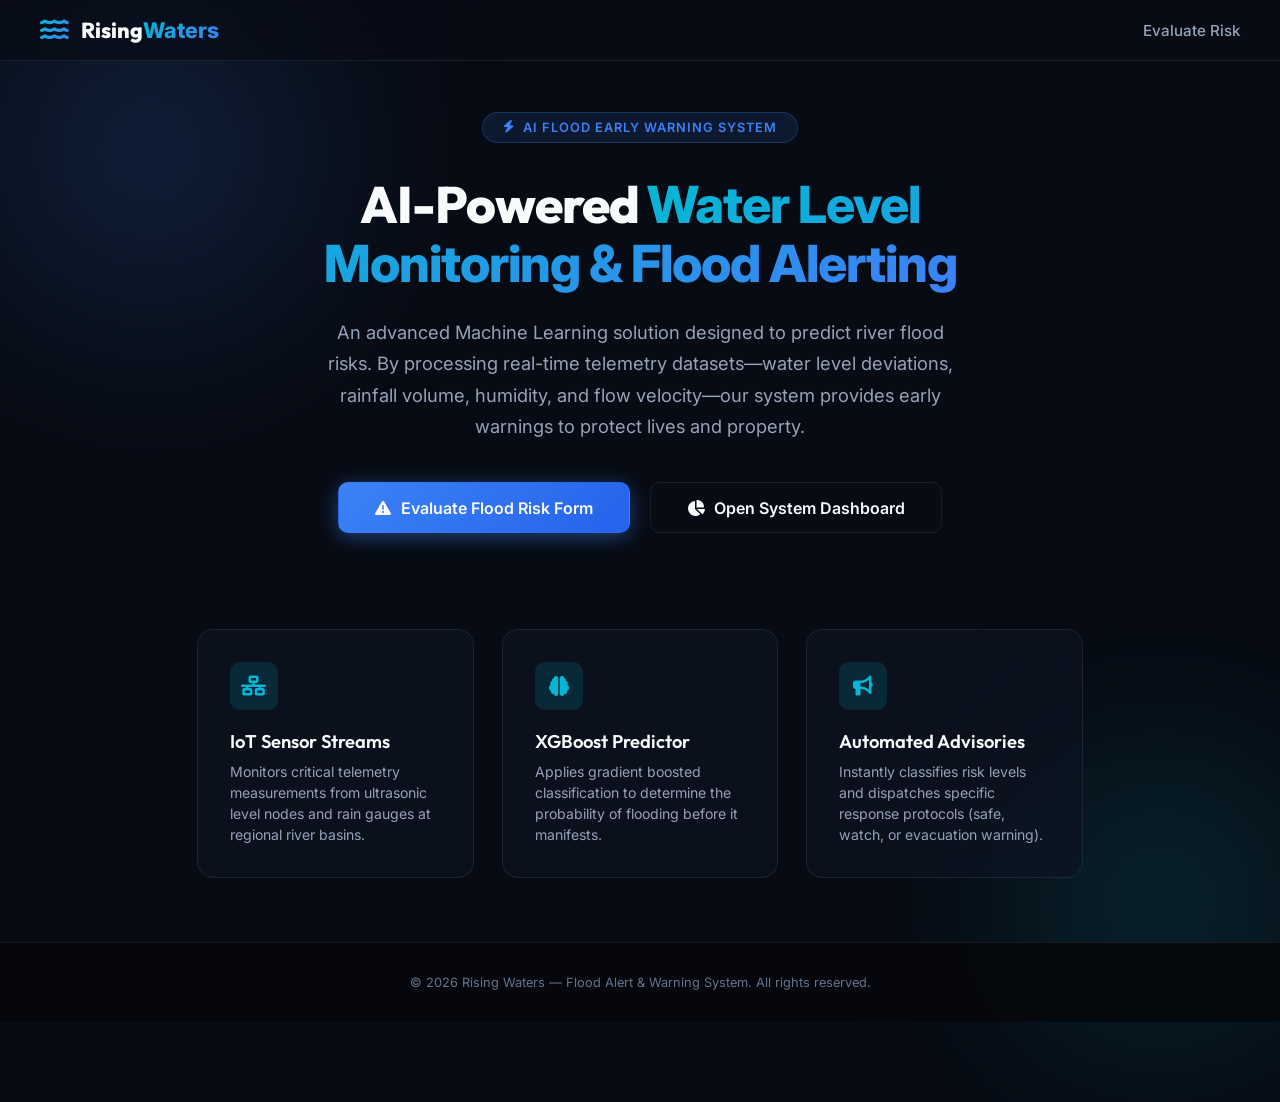
<file: 5.Project Development Phase/Flask/templates/home.html>
<!DOCTYPE html>
<html lang="en">
<head>
    <meta charset="UTF-8">
    <meta name="viewport" content="width=device-width, initial-scale=1.0">
    <title>Rising Waters | Flood Alert early-warning System</title>
    <meta name="description" content="Rising Waters - AI-powered River Water Level Monitoring & Flood Alert System using XGBoost ML">
    <link rel="preconnect" href="https://fonts.googleapis.com">
    <link rel="preconnect" href="https://fonts.gstatic.com" crossorigin>
    <link href="https://fonts.googleapis.com/css2?family=Inter:wght@300;400;500;600;700&family=Outfit:wght@400;500;600;700;800&display=swap" rel="stylesheet">
    <link rel="stylesheet" href="https://cdnjs.cloudflare.com/ajax/libs/font-awesome/6.4.0/css/all.min.css">
    <style>
        :root {
            --bg-dark: #070b13;
            --bg-card: rgba(13, 20, 35, 0.65);
            --border-glass: rgba(255, 255, 255, 0.08);
            --text-primary: #f8fafc;
            --text-secondary: #94a3b8;
            --text-muted: #64748b;
            --color-primary: #3b82f6; /* Blue */
            --color-primary-glow: rgba(59, 130, 246, 0.25);
            --color-secondary: #06b6d4; /* Cyan */
            --color-secondary-glow: rgba(6, 182, 212, 0.25);
            --color-success: #10b981;
            --color-warning: #f59e0b;
            --radius-lg: 16px;
            --radius-md: 10px;
            --font-sans: 'Inter', -apple-system, sans-serif;
            --font-display: 'Outfit', sans-serif;
            --transition-smooth: all 0.3s cubic-bezier(0.4, 0, 0.2, 1);
        }

        * { box-sizing: border-box; margin: 0; padding: 0; font-family: var(--font-sans); }

        body {
            background-color: var(--bg-dark);
            color: var(--text-primary);
            min-height: 100vh;
            overflow-x: hidden;
            position: relative;
            display: flex;
            flex-direction: column;
            align-items: center;
            justify-content: center;
        }

        /* Ambient Glow Effects */
        .glow-orb {
            position: absolute;
            border-radius: 50%;
            filter: blur(90px);
            pointer-events: none;
            z-index: 0;
        }
        .glow-orb.blue {
            width: 500px; height: 500px;
            background: radial-gradient(circle, var(--color-primary-glow) 0%, transparent 70%);
            top: -100px; left: -100px;
        }
        .glow-orb.cyan {
            width: 400px; height: 400px;
            background: radial-gradient(circle, var(--color-secondary-glow) 0%, transparent 70%);
            bottom: -80px; right: -80px;
        }

        /* Navbar */
        .navbar {
            position: fixed;
            top: 0; left: 0; right: 0;
            background: rgba(8, 12, 22, 0.7);
            backdrop-filter: blur(20px);
            border-bottom: 1px solid var(--border-glass);
            padding: 1rem 2.5rem;
            display: flex;
            justify-content: space-between;
            align-items: center;
            z-index: 100;
        }
        .navbar .brand {
            display: flex;
            align-items: center;
            gap: 0.75rem;
            text-decoration: none;
        }
        .navbar .brand-icon {
            font-size: 1.6rem;
            background: linear-gradient(135deg, var(--color-secondary), var(--color-primary));
            -webkit-background-clip: text;
            -webkit-text-fill-color: transparent;
        }
        .navbar .brand-text {
            font-family: var(--font-display);
            font-weight: 800;
            font-size: 1.35rem;
            color: var(--text-primary);
        }
        .navbar .brand-text span {
            background: linear-gradient(135deg, var(--color-secondary), var(--color-primary));
            -webkit-background-clip: text;
            -webkit-text-fill-color: transparent;
        }
        .nav-links { display: flex; gap: 2rem; align-items: center; }
        .nav-links a {
            color: var(--text-secondary);
            text-decoration: none;
            font-weight: 500;
            font-size: 0.95rem;
            transition: var(--transition-smooth);
        }
        .nav-links a:hover { color: var(--text-primary); }

        /* Hero Section */
        .hero {
            position: relative;
            z-index: 1;
            text-align: center;
            max-width: 850px;
            padding: 7rem 2rem 2rem 2rem;
        }
        .hero-badge {
            display: inline-flex;
            align-items: center;
            gap: 0.5rem;
            background: rgba(59, 130, 246, 0.12);
            border: 1px solid rgba(59, 130, 246, 0.25);
            border-radius: 50px;
            padding: 0.45rem 1.25rem;
            font-size: 0.8rem;
            color: var(--color-primary);
            font-weight: 600;
            margin-bottom: 2rem;
            text-transform: uppercase;
            letter-spacing: 1px;
        }
        .hero h1 {
            font-family: var(--font-display);
            font-weight: 800;
            font-size: 3.2rem;
            line-height: 1.15;
            margin-bottom: 1.5rem;
            letter-spacing: -1px;
        }
        .hero h1 .gradient-text {
            background: linear-gradient(135deg, var(--color-secondary), var(--color-primary));
            -webkit-background-clip: text;
            -webkit-text-fill-color: transparent;
        }
        .hero p {
            color: var(--text-secondary);
            font-size: 1.15rem;
            line-height: 1.7;
            max-width: 650px;
            margin: 0 auto 2.5rem auto;
        }

        /* CTA Buttons */
        .cta-group { display: flex; gap: 1.25rem; justify-content: center; flex-wrap: wrap; }
        .btn {
            padding: 0.9rem 2.25rem;
            font-size: 1rem;
            font-weight: 600;
            border-radius: var(--radius-md);
            border: 1px solid transparent;
            cursor: pointer;
            transition: var(--transition-smooth);
            display: inline-flex;
            align-items: center;
            gap: 0.6rem;
            text-decoration: none;
        }
        .btn-primary {
            background: linear-gradient(135deg, var(--color-primary), #2563eb);
            color: var(--text-primary);
            box-shadow: 0 4px 20px rgba(59, 130, 246, 0.45);
        }
        .btn-primary:hover {
            transform: translateY(-3px);
            box-shadow: 0 8px 30px rgba(59, 130, 246, 0.65);
        }
        .btn-outline {
            background: transparent;
            border-color: var(--border-glass);
            color: var(--text-primary);
        }
        .btn-outline:hover {
            background: rgba(255, 255, 255, 0.05);
            border-color: rgba(255, 255, 255, 0.2);
        }

        /* Feature Cards Row */
        .features-row {
            position: relative;
            z-index: 1;
            display: grid;
            grid-template-columns: repeat(3, 1fr);
            gap: 1.75rem;
            max-width: 950px;
            margin-top: 4rem;
            padding: 0 2rem 4rem 2rem;
            width: 100%;
        }
        @media (max-width: 768px) {
            .features-row { grid-template-columns: 1fr; }
        }

        .feature-card {
            background: var(--bg-card);
            backdrop-filter: blur(16px);
            border: 1px solid var(--border-glass);
            border-radius: var(--radius-lg);
            padding: 2rem;
            transition: var(--transition-smooth);
            text-align: left;
        }
        .feature-card:hover {
            transform: translateY(-5px);
            border-color: rgba(255, 255, 255, 0.15);
            box-shadow: 0 10px 25px rgba(0, 0, 0, 0.3);
        }
        .feature-icon {
            width: 48px; height: 48px;
            border-radius: var(--radius-md);
            background: rgba(6, 182, 212, 0.15);
            color: var(--color-secondary);
            display: flex; align-items: center; justify-content: center;
            font-size: 1.25rem;
            margin-bottom: 1.25rem;
        }
        .feature-card h3 {
            font-family: var(--font-display);
            font-weight: 600;
            font-size: 1.15rem;
            margin-bottom: 0.5rem;
        }
        .feature-card p {
            color: var(--text-secondary);
            font-size: 0.88rem;
            line-height: 1.5;
        }

        .footer {
            margin-top: auto;
            width: 100%;
            text-align: center;
            padding: 2rem;
            color: var(--text-muted);
            font-size: 0.8rem;
            border-top: 1px solid var(--border-glass);
            background: rgba(5, 7, 12, 0.9);
            position: relative;
            z-index: 1;
        }
    </style>
</head>
<body>
    <div class="glow-orb blue"></div>
    <div class="glow-orb cyan"></div>

    <!-- Navbar -->
    <nav class="navbar">
        <a href="/" class="brand">
            <i class="fa-solid fa-water brand-icon"></i>
            <span class="brand-text">Rising<span>Waters</span></span>
        </a>
        <div class="nav-links">
            <a href="/predict">Evaluate Risk</a>
        </div>
    </nav>

    <!-- Hero Content -->
    <div class="hero">
        <div class="hero-badge">
            <i class="fa-solid fa-bolt"></i> AI Flood Early Warning System
        </div>
        <h1>AI-Powered <span class="gradient-text">Water Level Monitoring & Flood Alerting</span></h1>
        <p>
            An advanced Machine Learning solution designed to predict river flood risks. By processing real-time telemetry datasets—water level deviations, rainfall volume, humidity, and flow velocity—our system provides early warnings to protect lives and property.
        </p>
        
        <div class="cta-group">
            <a href="/predict" class="btn btn-primary"><i class="fa-solid fa-triangle-exclamation"></i> Evaluate Flood Risk Form</a>
            <a href="http://127.0.0.1:8000/" class="btn btn-outline" target="_blank"><i class="fa-solid fa-chart-pie"></i> Open System Dashboard</a>
        </div>
    </div>

    <!-- Features Section -->
    <section class="features-row">
        <div class="feature-card">
            <div class="feature-icon"><i class="fa-solid fa-network-wired"></i></div>
            <h3>IoT Sensor Streams</h3>
            <p>Monitors critical telemetry measurements from ultrasonic level nodes and rain gauges at regional river basins.</p>
        </div>
        <div class="feature-card">
            <div class="feature-icon"><i class="fa-solid fa-brain"></i></div>
            <h3>XGBoost Predictor</h3>
            <p>Applies gradient boosted classification to determine the probability of flooding before it manifests.</p>
        </div>
        <div class="feature-card">
            <div class="feature-icon"><i class="fa-solid fa-bullhorn"></i></div>
            <h3>Automated Advisories</h3>
            <p>Instantly classifies risk levels and dispatches specific response protocols (safe, watch, or evacuation warning).</p>
        </div>
    </section>

    <footer class="footer">
        &copy; 2026 Rising Waters &mdash; Flood Alert & Warning System. All rights reserved.
    </footer>
</body>
</html>
</file>
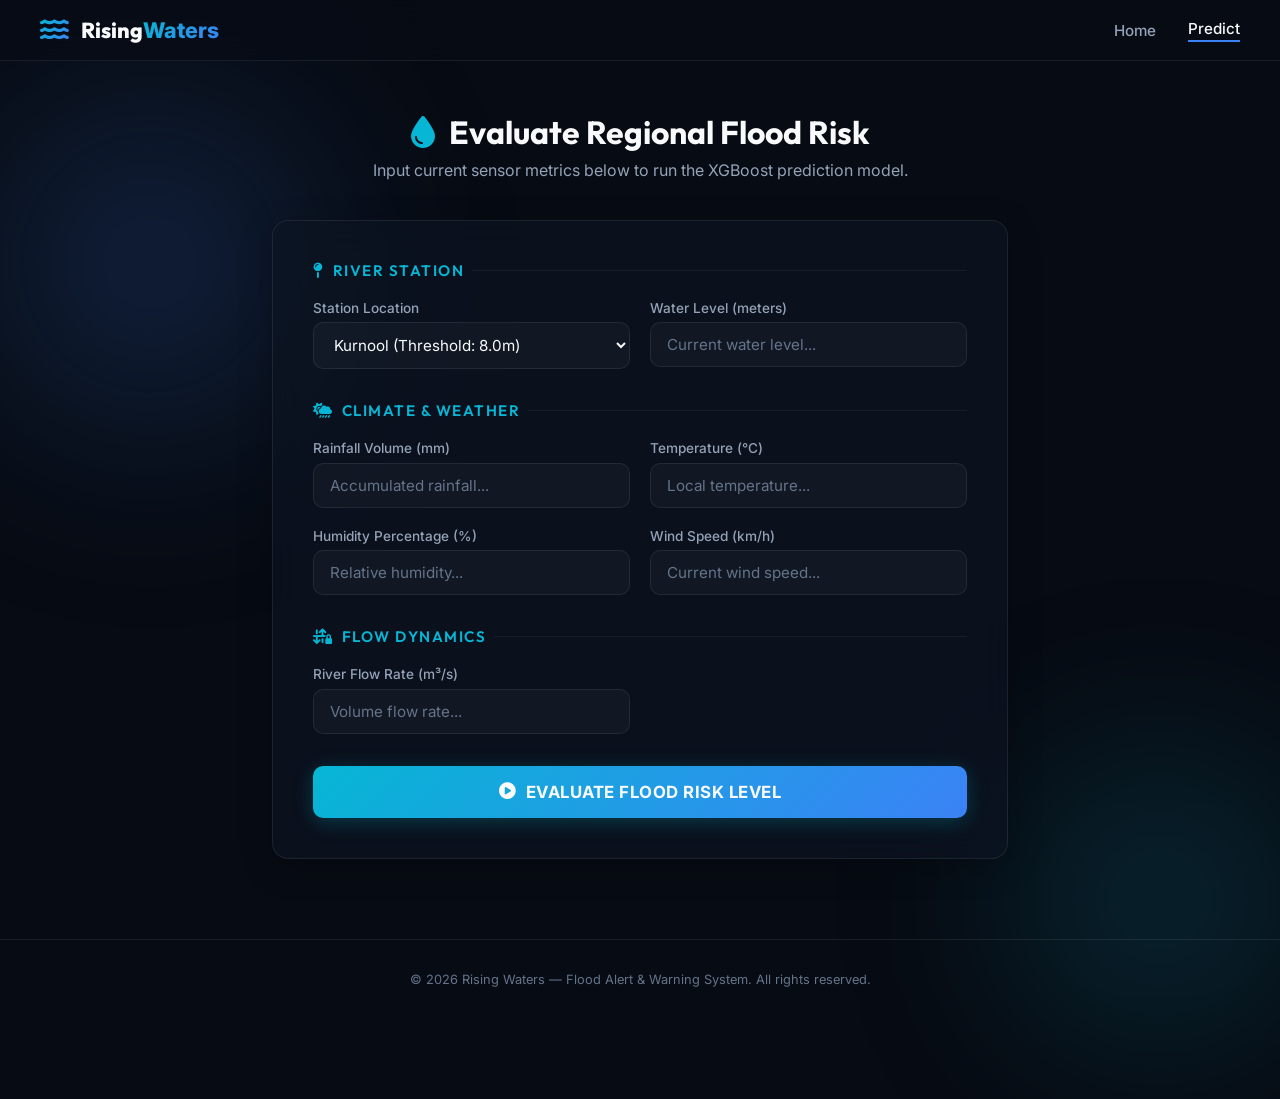
<file: 5.Project Development Phase/Flask/templates/predict.html>
<!DOCTYPE html>
<html lang="en">
<head>
    <meta charset="UTF-8">
    <meta name="viewport" content="width=device-width, initial-scale=1.0">
    <title>Rising Waters | Evaluate Flood Risk</title>
    <meta name="description" content="Enter river telemetry metrics to predict flood risks using XGBoost machine learning">
    <link rel="preconnect" href="https://fonts.googleapis.com">
    <link rel="preconnect" href="https://fonts.gstatic.com" crossorigin>
    <link href="https://fonts.googleapis.com/css2?family=Inter:wght@300;400;500;600;700&family=Outfit:wght@400;500;600;700;800&display=swap" rel="stylesheet">
    <link rel="stylesheet" href="https://cdnjs.cloudflare.com/ajax/libs/font-awesome/6.4.0/css/all.min.css">
    <style>
        :root {
            --bg-dark: #070b13;
            --bg-card: rgba(13, 20, 35, 0.65);
            --border-glass: rgba(255, 255, 255, 0.08);
            --text-primary: #f8fafc;
            --text-secondary: #94a3b8;
            --text-muted: #64748b;
            --color-primary: #3b82f6; /* Blue */
            --color-primary-glow: rgba(59, 130, 246, 0.25);
            --color-secondary: #06b6d4; /* Cyan */
            --color-secondary-glow: rgba(6, 182, 212, 0.25);
            --radius-lg: 16px;
            --radius-md: 10px;
            --font-sans: 'Inter', -apple-system, sans-serif;
            --font-display: 'Outfit', sans-serif;
            --transition-smooth: all 0.3s cubic-bezier(0.4, 0, 0.2, 1);
        }

        * { box-sizing: border-box; margin: 0; padding: 0; font-family: var(--font-sans); }

        body {
            background-color: var(--bg-dark);
            color: var(--text-primary);
            min-height: 100vh;
            overflow-x: hidden;
            position: relative;
        }

        .glow-orb {
            position: absolute; border-radius: 50%; filter: blur(90px); pointer-events: none; z-index: 0;
        }
        .glow-orb.blue {
            width: 500px; height: 500px;
            background: radial-gradient(circle, var(--color-primary-glow) 0%, transparent 70%);
            top: -100px; left: -100px;
        }
        .glow-orb.cyan {
            width: 400px; height: 400px;
            background: radial-gradient(circle, var(--color-secondary-glow) 0%, transparent 70%);
            bottom: -80px; right: -80px;
        }

        /* Navbar */
        .navbar {
            position: fixed; top: 0; left: 0; right: 0;
            background: rgba(8, 12, 22, 0.7);
            backdrop-filter: blur(20px);
            border-bottom: 1px solid var(--border-glass);
            padding: 1rem 2.5rem;
            display: flex; justify-content: space-between; align-items: center;
            z-index: 100;
        }
        .navbar .brand {
            display: flex; align-items: center; gap: 0.75rem; text-decoration: none;
        }
        .navbar .brand-icon {
            font-size: 1.6rem;
            background: linear-gradient(135deg, var(--color-secondary), var(--color-primary));
            -webkit-background-clip: text; -webkit-text-fill-color: transparent;
        }
        .navbar .brand-text {
            font-family: var(--font-display); font-weight: 800; font-size: 1.35rem; color: var(--text-primary);
        }
        .navbar .brand-text span {
            background: linear-gradient(135deg, var(--color-secondary), var(--color-primary));
            -webkit-background-clip: text; -webkit-text-fill-color: transparent;
        }
        .nav-links { display: flex; gap: 2rem; align-items: center; }
        .nav-links a {
            color: var(--text-secondary); text-decoration: none; font-weight: 500; font-size: 0.95rem;
            transition: var(--transition-smooth);
        }
        .nav-links a:hover { color: var(--text-primary); }
        .nav-links a.active {
            color: var(--text-primary);
            border-bottom: 2px solid var(--color-primary);
            padding-bottom: 2px;
        }

        /* Page Content */
        .page-wrapper {
            position: relative; z-index: 1;
            max-width: 800px;
            margin: 7rem auto 3rem auto;
            padding: 0 2rem;
        }

        .page-header {
            text-align: center;
            margin-bottom: 2.5rem;
        }
        .page-header h1 {
            font-family: var(--font-display);
            font-weight: 700;
            font-size: 2rem;
            margin-bottom: 0.5rem;
        }
        .page-header h1 i { color: var(--color-secondary); margin-right: 0.5rem; }
        .page-header p {
            color: var(--text-secondary);
            font-size: 1rem;
        }

        /* Glass Form Card */
        .glass-card {
            background: var(--bg-card);
            backdrop-filter: blur(16px);
            border: 1px solid var(--border-glass);
            border-radius: var(--radius-lg);
            padding: 2.5rem;
            box-shadow: 0 8px 32px 0 rgba(0, 0, 0, 0.25);
        }

        .form-section-title {
            font-family: var(--font-display);
            font-weight: 600;
            font-size: 0.95rem;
            color: var(--color-secondary);
            text-transform: uppercase;
            letter-spacing: 1.5px;
            margin-bottom: 1.25rem;
            display: flex;
            align-items: center;
            gap: 0.5rem;
        }
        .form-section-title::after {
            content: '';
            flex-grow: 1;
            height: 1px;
            background: rgba(255, 255, 255, 0.05);
        }

        .form-grid {
            display: grid;
            grid-template-columns: 1fr 1fr;
            gap: 1.25rem;
            margin-bottom: 2rem;
        }
        @media (max-width: 600px) {
            .form-grid { grid-template-columns: 1fr; }
        }

        .form-group {
            display: flex;
            flex-direction: column;
            gap: 0.4rem;
        }

        .form-group label {
            font-size: 0.85rem;
            font-weight: 500;
            color: var(--text-secondary);
        }

        .form-group select,
        .form-group input[type="number"] {
            background: rgba(255, 255, 255, 0.03);
            border: 1px solid var(--border-glass);
            border-radius: var(--radius-md);
            padding: 0.75rem 1rem;
            color: var(--text-primary);
            font-size: 0.95rem;
            outline: none;
            transition: var(--transition-smooth);
            width: 100%;
        }
        .form-group input::placeholder {
            color: var(--text-muted);
        }
        .form-group input:focus,
        .form-group select:focus {
            background: rgba(255, 255, 255, 0.06);
            border-color: var(--color-primary);
            box-shadow: 0 0 12px rgba(59, 130, 246, 0.2);
        }

        .form-group select option {
            background: #111827;
            color: var(--text-primary);
        }

        .field-hint {
            font-size: 0.72rem;
            color: var(--text-muted);
            margin-top: 0.2rem;
        }

        /* Submit Button */
        .btn-submit {
            width: 100%;
            padding: 1rem 2rem;
            font-size: 1.05rem;
            font-weight: 700;
            border-radius: var(--radius-md);
            border: none;
            cursor: pointer;
            transition: var(--transition-smooth);
            display: flex;
            align-items: center;
            justify-content: center;
            gap: 0.6rem;
            background: linear-gradient(135deg, var(--color-secondary), var(--color-primary));
            color: var(--text-primary);
            box-shadow: 0 4px 20px rgba(6, 182, 212, 0.25);
            text-transform: uppercase;
            letter-spacing: 0.5px;
        }
        .btn-submit:hover {
            transform: translateY(-3px);
            box-shadow: 0 8px 30px rgba(6, 182, 212, 0.45);
        }

        .footer {
            position: relative; z-index: 1;
            text-align: center; padding: 2rem;
            color: var(--text-muted); font-size: 0.8rem;
            border-top: 1px solid var(--border-glass);
            margin-top: 5rem;
        }
    </style>
</head>
<body>
    <div class="glow-orb blue"></div>
    <div class="glow-orb cyan"></div>

    <!-- Navbar -->
    <nav class="navbar">
        <a href="/" class="brand">
            <i class="fa-solid fa-water brand-icon"></i>
            <span class="brand-text">Rising<span>Waters</span></span>
        </a>
        <div class="nav-links">
            <a href="/">Home</a>
            <a href="/predict" class="active">Predict</a>
        </div>
    </nav>

    <!-- Form Page -->
    <div class="page-wrapper">
        <div class="page-header">
            <h1><i class="fa-solid fa-droplet"></i> Evaluate Regional Flood Risk</h1>
            <p>Input current sensor metrics below to run the XGBoost prediction model.</p>
        </div>

        <div class="glass-card">
            <form action="/predict/submit" method="post" id="predict-form">

                <!-- Station Location Section -->
                <div class="form-section-title"><i class="fa-solid fa-map-pin"></i> River Station</div>
                <div class="form-grid">
                    <div class="form-group">
                        <label for="location">Station Location</label>
                        <select id="location" name="location" required>
                            <option value="Kurnool">Kurnool (Threshold: 8.0m)</option>
                            <option value="Vijayawada">Vijayawada (Threshold: 6.5m)</option>
                            <option value="Guntur">Guntur (Threshold: 5.0m)</option>
                            <option value="Nellore">Nellore (Threshold: 7.0m)</option>
                            <option value="Tirupati">Tirupati (Threshold: 5.5m)</option>
                        </select>
                    </div>
                    <div class="form-group">
                        <label for="water_level">Water Level (meters)</label>
                        <input type="number" id="water_level" name="water_level" step="0.01" min="0" max="25" placeholder="Current water level..." required>
                    </div>
                </div>

                <!-- Climate Metrics Section -->
                <div class="form-section-title"><i class="fa-solid fa-cloud-sun-rain"></i> Climate & Weather</div>
                <div class="form-grid">
                    <div class="form-group">
                        <label for="rainfall">Rainfall Volume (mm)</label>
                        <input type="number" id="rainfall" name="rainfall" step="0.1" min="0" max="400" placeholder="Accumulated rainfall..." required>
                    </div>
                    <div class="form-group">
                        <label for="temperature">Temperature (°C)</label>
                        <input type="number" id="temperature" name="temperature" step="0.1" min="-10" max="60" placeholder="Local temperature..." required>
                    </div>
                    <div class="form-group">
                        <label for="humidity">Humidity Percentage (%)</label>
                        <input type="number" id="humidity" name="humidity" step="1" min="0" max="100" placeholder="Relative humidity..." required>
                    </div>
                    <div class="form-group">
                        <label for="wind_speed">Wind Speed (km/h)</label>
                        <input type="number" id="wind_speed" name="wind_speed" step="0.1" min="0" max="150" placeholder="Current wind speed..." required>
                    </div>
                </div>

                <!-- Flow Dynamics Section -->
                <div class="form-section-title"><i class="fa-solid fa-arrow-down-up-lock"></i> Flow Dynamics</div>
                <div class="form-grid">
                    <div class="form-group">
                        <label for="river_flow">River Flow Rate (m³/s)</label>
                        <input type="number" id="river_flow" name="river_flow" step="0.1" min="0" max="3000" placeholder="Volume flow rate..." required>
                    </div>
                </div>

                <!-- Submit -->
                <button type="submit" class="btn-submit" id="btn-submit-prediction">
                    <i class="fa-solid fa-circle-play"></i> Evaluate Flood Risk Level
                </button>
            </form>
        </div>
    </div>

    <footer class="footer">
        &copy; 2026 Rising Waters &mdash; Flood Alert & Warning System. All rights reserved.
    </footer>
</body>
</html>
</file>
